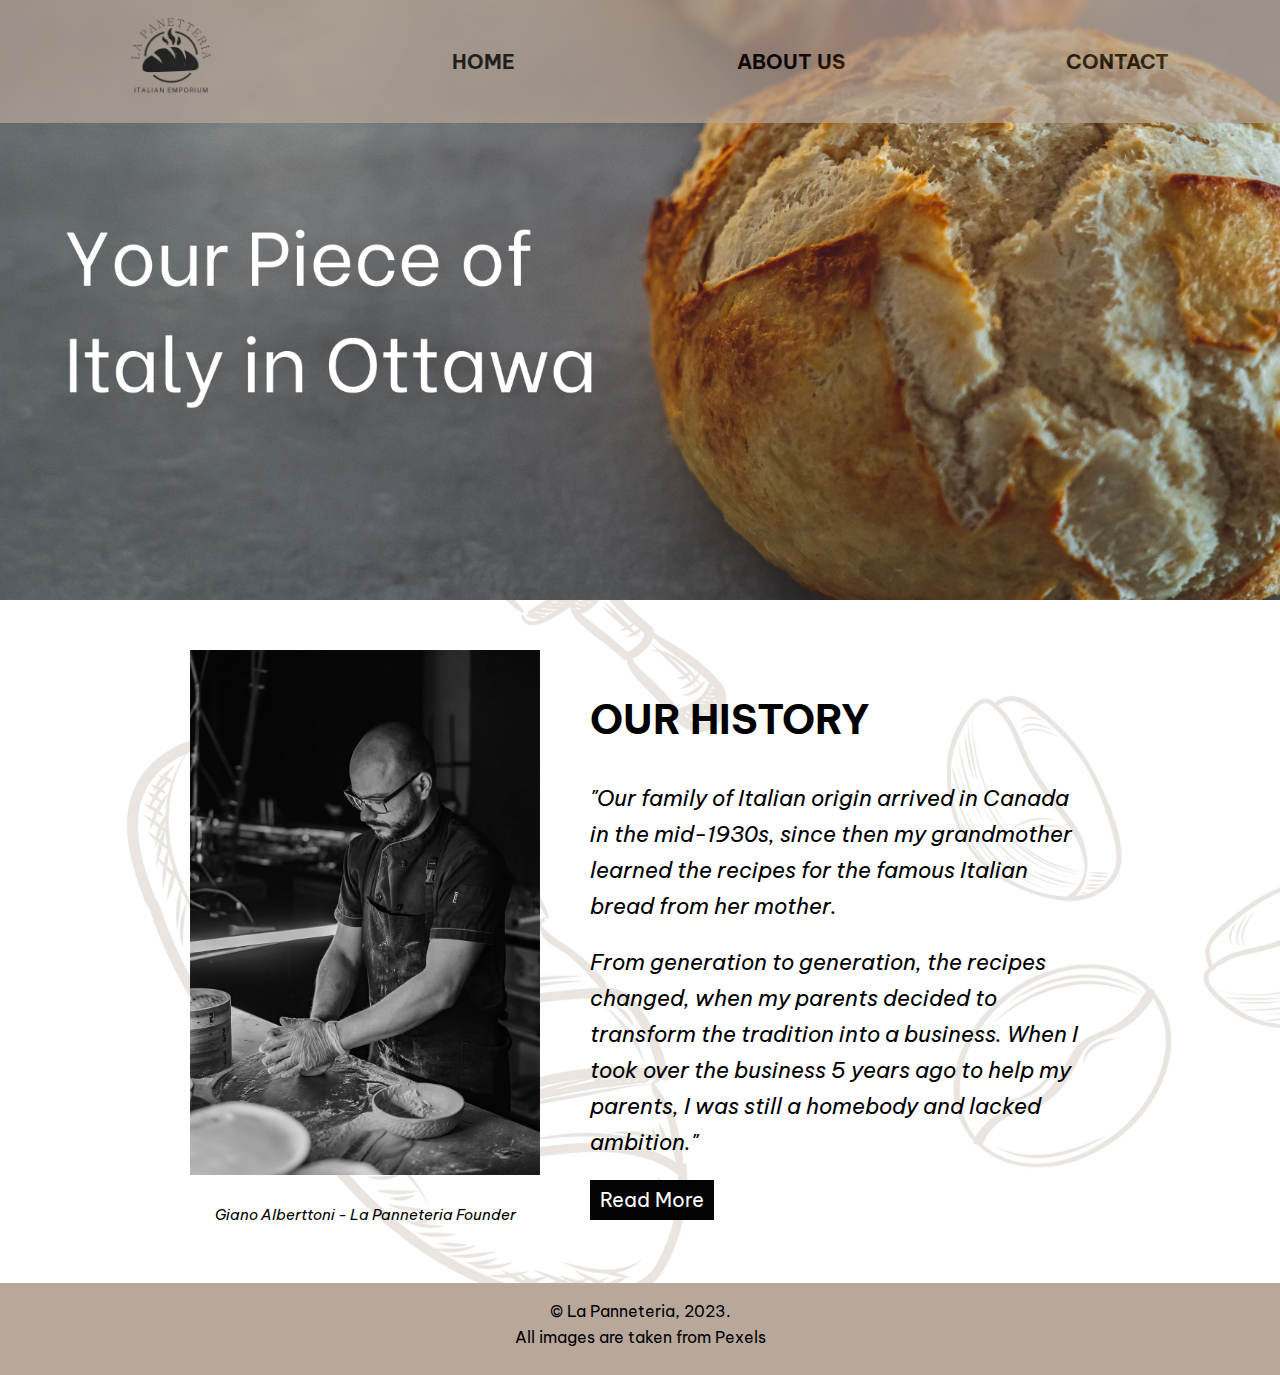
<file: index.html>
<!DOCTYPE html>
<html lang="en">

<head>
    <meta charset="UTF-8">
    <meta name="viewport" content="width=device-width, initial-scale=1.0">
    <link rel="stylesheet" href="css/main.css">
    <link rel="stylesheet" href="css/reset.css">    
   
    <title>La Panneteria</title>
    <link rel="preconnect" href="https://fonts.googleapis.com">
<link rel="preconnect" href="https://fonts.gstatic.com" crossorigin>
<link href="https://fonts.googleapis.com/css2?family=Be+Vietnam+Pro&display=swap" rel="stylesheet">
</head>

<body>
    <header class="container">
        <!-- Navigation section -->
        <nav class="main-nav">

            <ul class="nav-list">
                <li>
                    <div>
                        <a href="index.html"><img src="images/logo_brown.png" alt="La Panneteria" class="logo"></a>
                    </div>
                </li>
                <li><a href="index.html">Home</a></li>
                <li><a href="about-us.html">About Us</a></li>
                <li><a href="contact.html">Contact</a></li>
            </ul>
        </nav>

        <!-- Header section -->
        <div class="welcome width">
            <!-- back image inside container -->
            <div class="banner max-width"></div>
        </div>
    </header>

    <main class="content">
        <!-- About Us section -->
        <div class="home">
            <div class="founder">
                <picture class="picture-home">
                    <source srcset="images/pexels-mikhail-nilov-8093386960.jpg" media="(min-width: 960px)" />
              
                    <source srcset="images/pexels-mikhail-nilov-8093386720.jpg" media="(min-width: 720px)" />
              
                    <source srcset="images/pexels-mikhail-nilov-8093386320.jpg" media="(min-width: 320px)" />

                    <img src="images/pexels-mikhail-nilov-8093386.jpg" alt="Our history">
                </picture>
                <p>Giano Alberttoni - La Panneteria Founder</p>
            </div>

            <div class="story">
                <h2>Our History</h2>
                <p>
                    "Our family of Italian origin arrived in Canada in the mid-1930s, since then my grandmother learned the recipes for the famous Italian bread from her mother.
                </p>
                <p>
                    From generation to generation, the recipes changed, when my parents decided to transform the tradition into a business. When I took over the business 5 years ago to help my parents, I was still a homebody and lacked ambition." 
                </p>
                <a href="about-us.html" class="btn">Read More</a>
            </div>
        </div>
    </main>

    <!-- Footer section -->
    <footer class="copy">
        <p>&copy; La Panneteria, 2023.</p>
        <p>All images are taken from <a href="https://pexels.com/">Pexels</a></p>
    </footer>
</body>

</html>
</file>
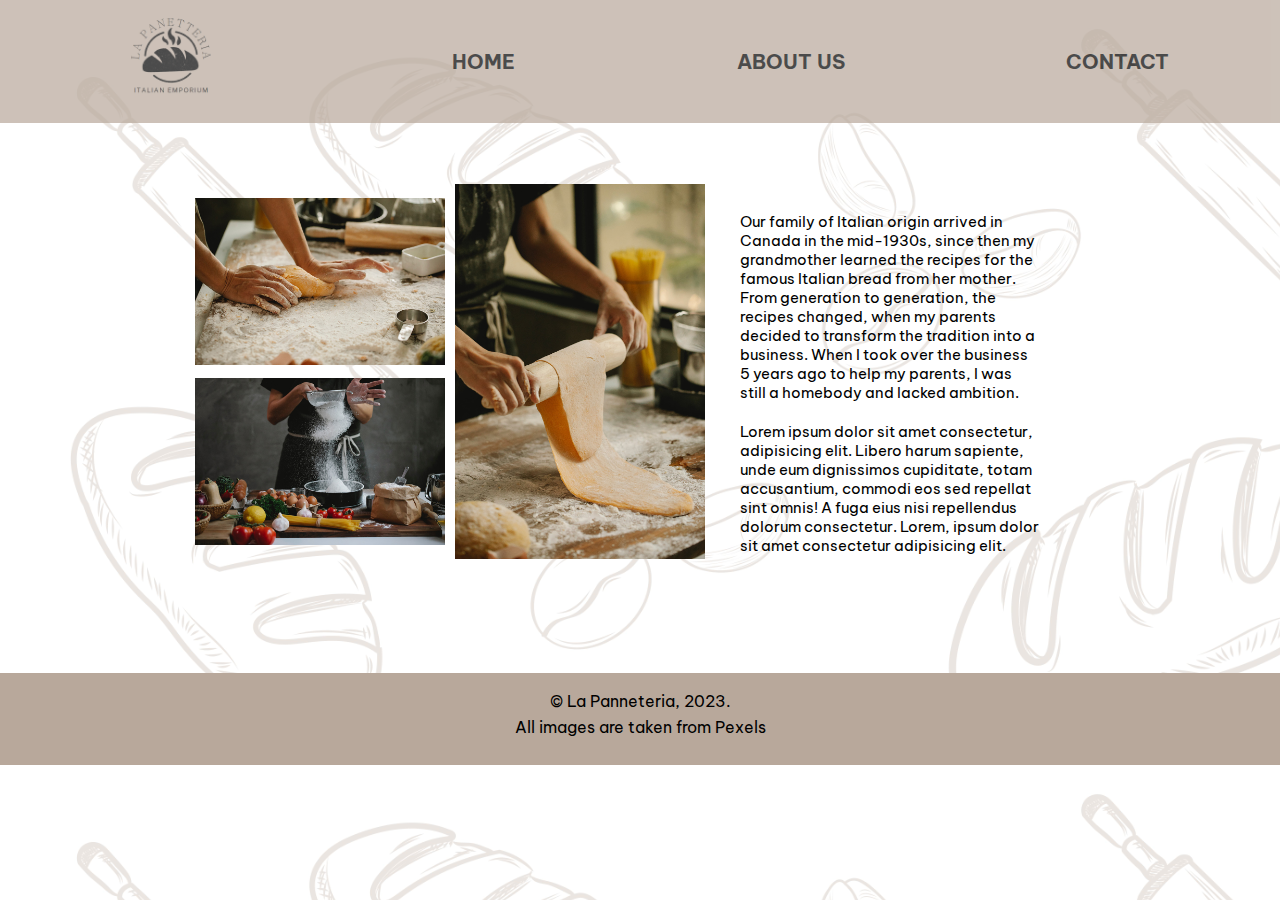
<file: about-us.html>
<!DOCTYPE html>
<html lang="en">

<head>
    <meta charset="UTF-8">
    <meta name="viewport" content="width=device-width, initial-scale=1.0">
    <link rel="stylesheet" href="css/main.css">
    <link rel="stylesheet" href="css/reset.css">
    <link rel="preconnect" href="https://fonts.googleapis.com">
    <link rel="preconnect" href="https://fonts.gstatic.com" crossorigin>
    <link href="https://fonts.googleapis.com/css2?family=Be+Vietnam+Pro:wght@300;400&display=swap" rel="stylesheet">
    <title>About Us</title>
</head>

<body>
    <!-- Navigation section -->
    <header class="container">
        <!-- Navigation section -->
        <nav class="about-nav">
            
            <ul class="nav-list">
                <li>
                    <div>
                        <a href="index.html"><img  src="images/logo_brown.png" alt="La Panneteria" class="logo"></a>
                    </div>
                </li>
                <li><a href="index.html" class="current">Home</a></li>
                <li><a href="about-us.html">About Us</a></li>
                <li><a href="contact.html">Contact</a></li>
            </ul>
        </nav>
    </header>

    <main class="about">
        <div>
            <picture class="picture-about">
                <source srcset="images/about-us1960.jpg" media="(min-width: 960px)" />
          
                <source srcset="images/about-us1720.jpg" media="(min-width: 720px)" />
          
                <source srcset="images/about-us1320.jpg" media="(min-width: 320px)" />

                <img src="images/about-us1.jpg" alt="Our story">
            </picture>
       
            <picture class="picture-about">
                <source srcset="images/about-us2960.jpg" media="(min-width: 960px)" />
          
                <source srcset="images/about-us2720.jpg" media="(min-width: 720px)" />
          
                <source srcset="images/about-us2320.jpg" media="(min-width: 320px)" />

                <img src="images/about-us2.jpg" alt="Our Story">
            </picture>
        </div> 
        <div>
            <picture class="picture-about">
                <source srcset="images/banner-aboutus960.jpg" media="(min-width: 960px)" />
          
                <source srcset="images/banner-aboutus720.jpg" media="(min-width: 720px)" />
          
                <source srcset="images/banner-aboutus320.jpg" media="(min-width: 320px)" />

                <img src="images/banner-aboutus.jpg" alt="Our story">
            </picture>
        </div>
        
        <div>
            <p>
                Our family of Italian origin arrived in Canada in the mid-1930s, since then my grandmother learned the recipes for the famous Italian bread from her mother. From generation to generation, the recipes changed, when my parents decided to transform the tradition into a business. When I took over the business 5 years ago to help my parents, I was still a homebody and lacked ambition.
            </p>
            <p>
                Lorem ipsum dolor sit amet consectetur, adipisicing elit. Libero harum sapiente, unde eum dignissimos cupiditate, totam accusantium, commodi eos sed repellat sint omnis! A fuga eius nisi repellendus dolorum consectetur. Lorem, ipsum dolor sit amet consectetur adipisicing elit. 
            </p>
        </div>
        
    </main>

    <!-- Footer section -->
    <footer class="copy">
        <p>&copy; La Panneteria, 2023.</p>
        <p>All images are taken from <a href="https://pexels.com/">Pexels</a></p>
    </footer>
</body>

</html>
</file>
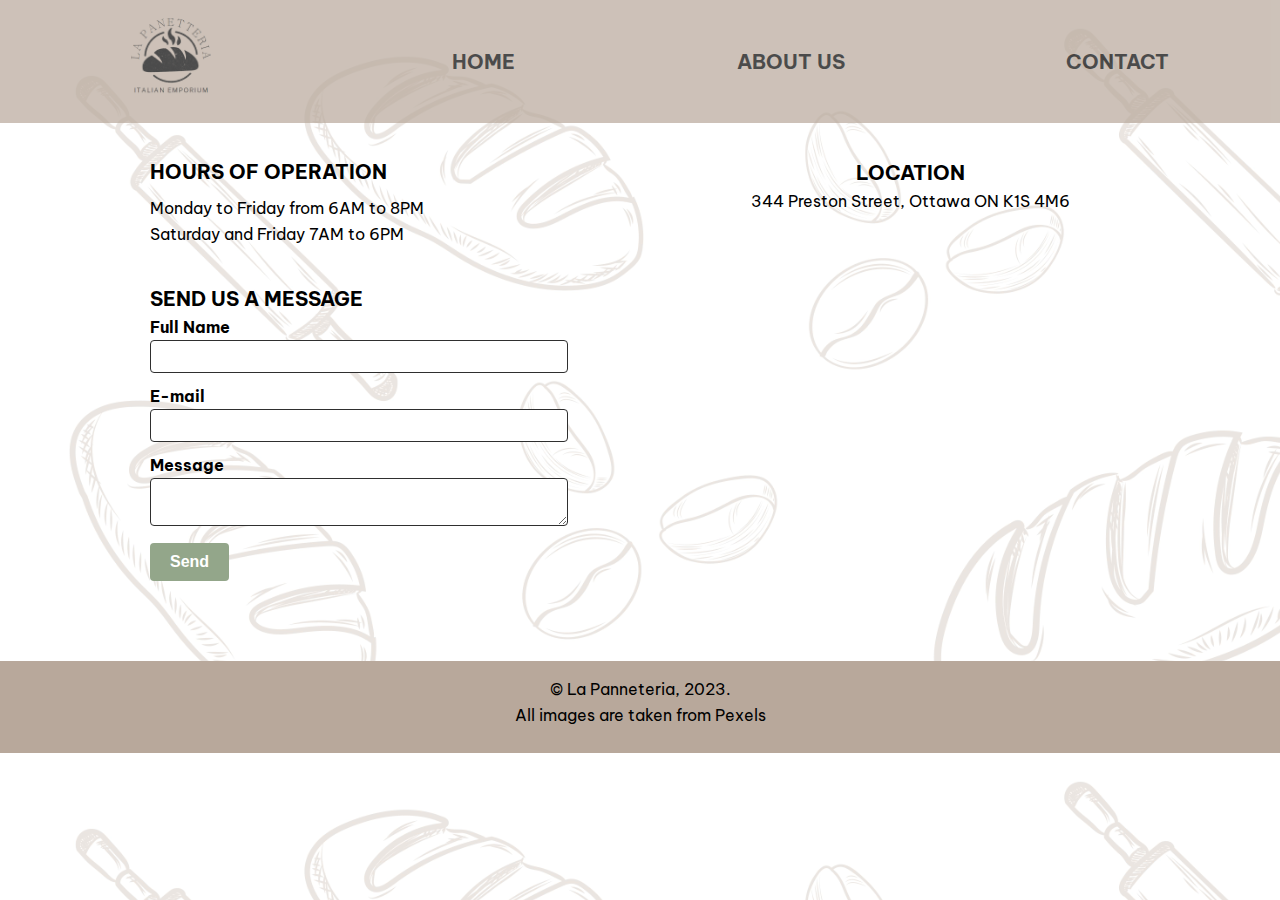
<file: contact.html>
<!DOCTYPE html>
 <html lang="en">

 <head>
     <meta charset="UTF-8">
     <meta name="viewport" content="width=device-width, initial-scale=1.0">
     <link rel="stylesheet" href="css/main.css">
     <link rel="stylesheet" href="css/reset.css">
     <link rel="preconnect" href="https://fonts.googleapis.com">
     <link rel="preconnect" href="https://fonts.gstatic.com" crossorigin>
     <link href="https://fonts.googleapis.com/css2?family=Be+Vietnam+Pro:wght@300;400&display=swap" rel="stylesheet">
     <title>Contact</title>
 </head>

 <body>
     <!-- Navigation section -->
     <header class="container">
         <!-- Navigation section -->
         <nav class="contact-nav">

             <ul class="nav-list">
                 <li>
                     <div>
                         <a href="index.html"><img src="images/logo_brown.png" alt="La Panneteria" class="logo"></a>
                     </div>
                 </li>
                 <li><a href="index.html" class="current">Home</a></li>
                 <li><a href="about-us.html">About Us</a></li>
                 <li><a href="contact.html">Contact</a></li>
             </ul>
         </nav>
     </header>

     <!-- Contact section -->
     <section class="contact" id="contact">
         <!-- Message -->
         <div class="send">
             <!-- Hours of Operation -->

             <div class="operation">
                 <h2>Hours of Operation</h2>
                 <p>Monday to Friday from 6AM to 8PM</p>
                 <p>Saturday and Friday 7AM to 6PM</p>
             </div>

             <form class="message" action="thanks.html" method="get">
                 <h2>Send us a message</h2>
                 <div>
                     <label for="fullname">Full Name</label>
                     <input type="text" id="fullname" name="Fullname">
                 </div>

                 <div>
                     <label for="email">E-mail</label>
                     <input type="text" id="email" name="E-mail">
                 </div>

                 <div>
                     <label for="message">Message</label>
                     <textarea name="message" id="message"></textarea>
                 </div>
                 <button type="submit">Send</button>
             </form>
         </div>

         <!-- Location -->
         <div class="map">
             <h2>Location</h2>
             <p>344 Preston Street, Ottawa ON K1S 4M6</p>
             <iframe
                 src="https://www.google.com/maps/embed?pb=!1m18!1m12!1m3!1d2801.3543983979466!2d-75.7107446!3d45.4021926!2m3!1f0!2f0!3f0!3m2!1i1024!2i768!4f13.1!3m3!1m2!1s0x4cce0434491d7791%3A0xb0c73d51329b717b!2s344%20Preston%20St%2C%20Ottawa%2C%20ON%20K1S%204M6!5e0!3m2!1spt-BR!2sca!4v1689133506434!5m2!1spt-BR!2sca"
                 width="600" height="450" style="border:0;" allowfullscreen="" loading="lazy"
                 referrerpolicy="no-referrer-when-downgrade">
             </iframe>
         </div>
     </section>

     <!-- Footer section -->
     <footer class="copy">
         <p>&copy; La Panneteria, 2023.</p>
         <p>All images are taken from <a href="https://pexels.com/">Pexels</a></p>
     </footer>
 </body>

 </html>
</file>
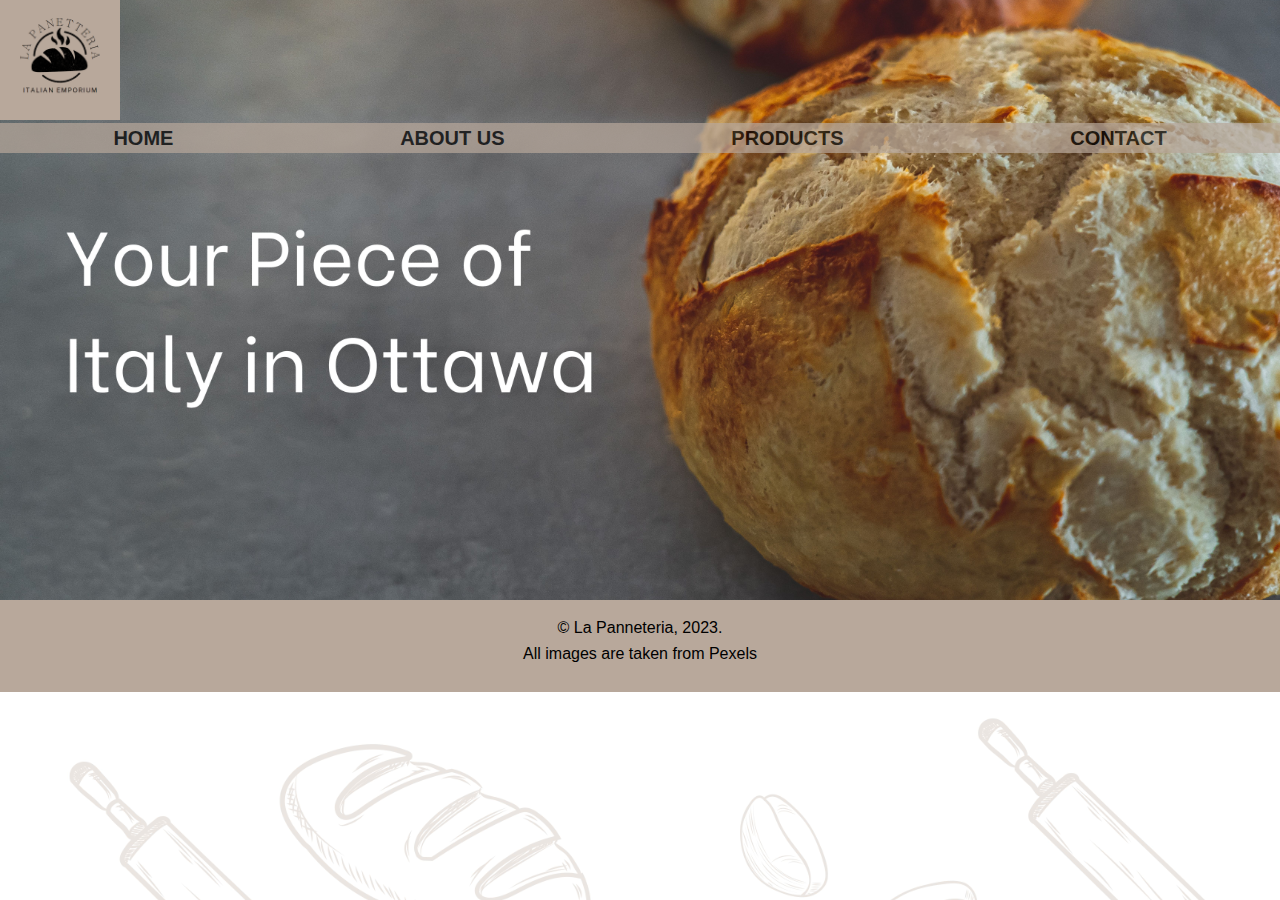
<file: products.html>
<!DOCTYPE html>
<html lang="en">

<head>
    <meta charset="UTF-8">
    <meta name="viewport" content="width=device-width, initial-scale=1.0">
    <link rel="stylesheet" href="css/main.css">
    <link rel="stylesheet" href="css/reset.css">
    <title>Products</title>
</head>

<body>
    <!-- Navigation section -->
    <nav class="main-nav">
        <img src="images/logo_brown.png" alt="La Panneteria" class="logo">
        <ul class="nav-list">
            <li><a href="index.html" class="current">Home</a></li>
            <li><a href="about-us.html">About Us</a></li>
            <li><a href="products.html">Products</a></li>
            <li><a href="contact.html">Contact</a></li>
        </ul>
    </nav>

    <!-- Footer section -->
    <footer class="copy">
        <p>&copy; La Panneteria, 2023.</p>
        <p>All images are taken from <a href="https://pexels.com/">Pexels</a></p>
    </footer>
</body>

</html>
</file>
<file: css/main.css>
/*******************
****** MOBILE ******/
@media screen and (max-width: 600px) {
  body {
    background-image: url(../images/background.jpg);
    width: 100%;
    background-size: cover;
  }

  body h2,
  p {
    font-family: 'Be Vietnam Pro', sans-serif;
  }

  /* Banner Styling */
  main {
    margin: 0 auto;
    padding: 0;
  }

  .banner h1 {
    font-size: 85px;
    margin-bottom: 10px;
  }

  .container {
    max-width: 600px;
    margin: 0 auto;
    padding: 0;
  }


  /* Navigation Styling */
  .main-nav {
    background-color: #B8A89B;
    margin: 0 auto;
    padding: 0;
    font-family: 'Be Vietnam Pro', sans-serif;
  }

  header .banner {
    background-image: url(../images/Your\ Piece\ of\ Italy\ in\ Ottawa.jpg);
    background-size: cover;
    background-position: center;
    padding-top: 00px;
    height: 200px;
  }

  .nav-about .nav-contact {
    background-color: #B8A89B;
    padding: 0;
    background-image: url(../images/banner-aboutus.jpg);
    background-size: cover;
    background-position: center;
    height: 600px;
  }

  .contact-nav .about-nav {
    background-color: #B8A89B;
    padding: 0;
  }

  .nav-list {
    list-style-type: none;
    background-color: #B8A89B;
    margin: 0;
    padding: 0;
    display: flex;
    align-items: center;
    align-content: center;
    justify-content: space-around;
    font-family: 'Be Vietnam Pro', sans-serif;
  }

  .nav-list li {
    display: inline-flex;
  }

  .nav-list a {
    color: #000000;
    font-size: 15px;
    padding: 5px;
    text-transform: uppercase;
    font-weight: bold;
    transition: transform 1s;
    text-decoration: none;
    opacity: 1;
  }

  .nav-list a:hover {
    transform: translateY(10px);
  }

  .nav-list a:hover {
    text-decoration: none;
  }

  .logo {
    width: 120px;
    height: 120px;
  }

  main p {
    line-height: 22px;
    font-size: 18px;
    padding: 1em 2em 0em 2em;
    font-style: italic;
    text-align: center;
  }

  main h2 {
    font-size: 20px;
    padding-top: 20px;
    text-align: center;
    text-transform: uppercase;
    font-weight: bold;
  }

  .home .btn {
    display: inline-block;
    padding: 10px 5px;
    background-color: rgb(4, 4, 4);
    color: #fff;
    margin: 20px;
    text-decoration: none;
    font-size: 20px;
    transition: transform 1s;
    font-family: 'Be Vietnam Pro', sans-serif;
    display: flex;
    justify-content: center;
    align-items: center;
  }

  .home .btn:hover {
    opacity: .8;
    transform: translateY(10px);
  }

  main img {
    width: 200px;
    padding-top: 10px;
    margin: 0 auto;
    display: flex;
    justify-content: center;
    align-items: center;
  }

  /* About Us */
  .about img {
    width: 320px;
    padding: 0;
    margin: 0 auto;
    display: flex;
    justify-content: center;
    align-items: center;
  }

  .about p {
    padding: 0;
    margin: 0 auto;
    display: flex;
    justify-content: center;
    align-items: center;
  }

  .about p {
    line-height: normal;
    font-style: normal;
    font-family: 'Be Vietnam Pro', sans-serif;
  } 

  /* Contact  */
  section h2 {
    font-weight: bold;
    font-size: 20px;
    text-transform: uppercase;
    padding-bottom: 10px;
  }

  .operation {
    padding: 1em 4em 2em 0em;
    line-height: 26px;
  }

  .contact {
    margin: 0 auto;
    padding: 20px;
    font-family: 'Be Vietnam Pro', sans-serif;
  }

  .message {
    max-width: 400px;
    margin-right: 20px;
    padding-top: 10px;
  }

  .message h3 {
    margin-bottom: 10px;
  }

  .message div {
    margin-bottom: 15px;
  }

  .message label {
    display: block;
    margin-bottom: 5px;
    font-weight: bold;
  }

  .message input[type="text"],
  .message textarea {
    width: 100%;
    padding: 8px;
    border: 1px solid #2f2f2f;
    border-radius: 4px;
    resize: vertical;
  }

  .message button[type="submit"] {
    background-color: #93A68A;
    color: #ffffff;
    border: none;
    border-radius: 4px;
    font-weight: bold;
    padding: 10px 20px;
    font-size: 16px;
  }

  .message button[type="submit"]:hover {
    background-color: #000000;
  }

  /* Location Styling */
  .map {
    margin-top: 20px;
    text-align: center;
  }

  .map h2 {
    font-weight: bold;
  }

  .map iframe {
    max-width: 300px;
    height: 350px;
    padding: 15px;
  }

  /* Footer */
  footer p {
    font-family: 'Be Vietnam Pro', sans-serif;
  }

  .copy {
    text-align: center;
    background-color: #B8A89B;
    padding: 20px;
    margin-top: 10px;
  }

  .copy p {
    margin-bottom: 10px;
  }

  .copy a {
    color: #000000;
    text-decoration: none;
  }

  .copy a:hover {
    text-decoration: underline;
  }
}

@media only screen and (max-width: 900px) {
  body {
    background-image: url(../images/background.jpg);
    width: 100%;
    background-size: cover;
  }

  body h2, p {
    font-family: 'Be Vietnam Pro', sans-serif;
  }

  /* Banner Styling */
  main {
    margin: 0 auto;
    padding: 0;
  }

  .banner h1 {
    font-size: 85px;
    margin-bottom: 10px;
  }

  .container {
    max-width: 900px;
    margin: 0 auto;
    padding: 0;
  }


  /* Navigation Styling */
  .main-nav {
    background-color: #B8A89B;
    margin: 0 auto;
    padding: 0;
    font-family: 'Be Vietnam Pro', sans-serif;
  }

  header .banner {
    background-image: url(../images/Your\ Piece\ of\ Italy\ in\ Ottawa.jpg);
    background-size: cover;
    background-position: center;
    padding-top: 00px;
    height: 200px;
  }

  .nav-about .nav-contact {
    background-color: #B8A89B;
    padding: 0;
    background-image: url(../images/banner-aboutus.jpg);
    background-size: cover;
    background-position: center;
    height: 600px;
  }

  .contact-nav .about-nav {
    background-color: #B8A89B;
    padding: 0;
  }

  .nav-list {
    list-style-type: none;
    background-color: #B8A89B;
    margin: 0;
    padding: 0;
    display: flex;
    align-items: center;
    align-content: center;
    justify-content: space-around;
    font-family: 'Be Vietnam Pro', sans-serif;
  }

  .nav-list li {
    display: inline-flex;
  }

  .nav-list a {
    color: #000000;
    font-size: 15px;
    padding: 5px;
    text-transform: uppercase;
    font-weight: bold;
    transition: transform 1s;
    text-decoration: none;
    opacity: 1;
  }

  .nav-list a:hover {
    transform: translateY(10px);
  }

  .nav-list a:hover {
    text-decoration: none;
  }

  .logo {
    width: 120px;
    height: 120px;
  }

  main p {
    line-height: 22px;
    font-size: 18px;
    padding: 1em 2em 0em 2em;
    font-style: italic;
    text-align: center;
  }

  main h2 {
    font-size: 20px;
    padding-top: 20px;
    text-align: center;
    text-transform: uppercase;
    font-weight: bold;
  }

  .home .btn {
    display: inline-block;
    padding: 10px 5px;
    background-color: rgb(4, 4, 4);
    color: #fff;
    margin: 20px;
    text-decoration: none;
    font-size: 20px;
    transition: transform 1s;
    font-family: 'Be Vietnam Pro', sans-serif;
    display: flex;
    justify-content: center;
    align-items: center;
  }

  .home .btn:hover {
    opacity: .8;
    transform: translateY(10px);
  }

  main img {
    width: 200px;
    padding-top: 10px;
    margin: 0 auto;
    display: flex;
    justify-content: center;
    align-items: center;
  }

  /* About Us */
  .about img {
    width: 320px;
    padding: 0;
    margin: 0 auto;
    display: flex;
    justify-content: center;
    align-items: center;
  }

  .about p {
    padding: 0;
    margin: 0 auto;
    display: flex;
    justify-content: center;
    align-items: center;
  }

  .about p {
    line-height: normal;
    font-style: normal;
    font-family: 'Be Vietnam Pro', sans-serif;
  } 

  /* Contact  */
  section h2 {
    font-weight: bold;
    font-size: 20px;
    text-transform: uppercase;
    padding-bottom: 10px;
  }

  .send {
    display: flex;
    flex-wrap: wrap;
    flex-direction:column;
    justify-content: center;
    align-items: center;
    padding: 2em 0em 2em 0em;
  }

  .operation {
    line-height: 26px;
    padding: 2em 0em 2em 0em;
    text-align: center;
  }

  .contact {
    margin: 0 auto;
    padding: 20px;
    font-family: 'Be Vietnam Pro', sans-serif;
  }

  .message {
    max-width: 600px;
    padding-top: 10px;
  }

  .message h3 {
    margin-bottom: 10px;
  }

  .message div {
    margin-bottom: 15px;
  }

  .message label {
    display: block;
    margin-bottom: 5px;
    font-weight: bold;
  }

  .message input[type="text"],
  .message textarea {
    width: 100%;
    padding: 8px;
    border: 1px solid #2f2f2f;
    border-radius: 4px;
    resize: vertical;
  }

  .message button[type="submit"] {
    background-color: #93A68A;
    color: #ffffff;
    border: none;
    border-radius: 4px;
    font-weight: bold;
    padding: 10px 20px;
    font-size: 16px;
  }

  .message button[type="submit"]:hover {
    background-color: #000000;
  }

  /* Location Styling */
  .map {
    margin-top: 20px;
    text-align: center;
  }

  .map h2 {
    font-weight: bold;
  }

  .map iframe {
    max-width: 500px;
    height: 350px;
    padding: 15px;
  }

  /* Footer */
  footer p {
    font-family: 'Be Vietnam Pro', sans-serif;
  }

  .copy {
    text-align: center;
    background-color: #B8A89B;
    padding: 20px;
    margin-top: 10px;
  }

  .copy p {
    margin-bottom: 10px;
  }

  .copy a {
    color: #000000;
    text-decoration: none;
  }

  .copy a:hover {
    text-decoration: underline;
  }
}



/*******************
****** DESKTOP ******/
@media screen and (min-width: 900px) {
  body {
    background-image: url(../images/background.jpg);
    width: 100%;
    background-size: cover;
  }

  body h2, p {
    font-family: 'Be Vietnam Pro', sans-serif;
  }

  /* Banner Styling */
  main {
    margin: 0 auto;
    padding: 50px;
  }

  .banner h1 {
    font-size: 85px;
    margin-bottom: 10px;
  }


  /* Additional Styles */
  .container {
    margin: 0 auto;
  }

  /* Navigation Styling */
  .main-nav {
    background-color: #B8A89B;
    margin: 0 auto;
    padding: 0;
    background-image: url(../images/Your\ Piece\ of\ Italy\ in\ Ottawa.jpg);
    background-size: cover;
    background-position: center;
    height: 600px;
    font-family: 'Be Vietnam Pro', sans-serif;
  }

  .nav-about .nav-contact {
    background-color: #B8A89B;
    padding: 0;
    background-image: url(../images/banner-aboutus.jpgs);
    background-size: cover;
    background-position: center;
    height: 600px;
  }

  .contact-nav .about-nav {
    background-color: #B8A89B;
    padding: 0;
    opacity: 1;
  }

  .nav-list {
    list-style-type: none;
    background-color: #B8A89B;
    opacity: 0.7;
    margin: 0;
    padding: 0;
    display: flex;
    align-items: center;
    align-content: center;
    justify-content: space-around;
    font-family: 'Be Vietnam Pro', sans-serif;
  }

  .nav-list li {
    display: inline-flex;
  }

  .nav-list a {
    color: #000000;
    font-size: 20px;
    padding: 5px;
    text-transform: uppercase;
    font-weight: bold;
    transition: transform 1s;
    text-decoration: none;
    opacity: 1;

  }

  .nav-list a:hover {
    transform: translateY(10px);
  }

  .nav-list a:hover {
    text-decoration: none;
  }

  .logo {
    width: 120px;
    height: 120px;
  }

  /* Additional Styles */
  .header {
    margin: 0 auto;
  }

  /* Our Story */
  .home {
    max-width: 900px;
    margin: 0 auto;
    display: flex;
  }

  .founder {
    flex: 1;
    font-family: 'Be Vietnam Pro', sans-serif;
  }

  .founder p {
    font-size: 15px;
    text-align: center;
  }

  .story {
    padding-left: 50px;
    padding-top: 50px;
    font-family: 'Be Vietnam Pro', sans-serif;
  }

  main p {
    line-height: 36px;
    font-size: 22px;
    padding-top: 20px;
    font-style: italic;
  }

  main h2 {
    font-size: 40px;
    padding-bottom: 20px;
    text-transform: uppercase;
    font-weight: bold;
  }

  .home .btn {
    display: inline-block;
    padding: 10px 10px;
    background-color: rgb(4, 4, 4);
    color: #fff;
    margin-top: 20px;
    text-decoration: none;
    font-size: 20px;
    transition: transform 1s;
    font-family: 'Be Vietnam Pro', sans-serif;
  }

  .home .btn:hover {
    opacity: .8;
    transform: translateY(10px);
  }

  main img {
    width: 350px;
  }

  /* About Us */
  .about {
    max-width: 900px;
    margin: 0 auto;
    display: grid;
    grid-template-columns: 250px 280px 300px;
    gap: 10px;
    height: 500px;
    padding-top: 0;
    align-items: center;
  }

  .about p {
    font-size: 15px;
    font-style: inherit;
    line-height: 20px;
  }

  .about p {
    line-height: normal;
    font-family: 'Be Vietnam Pro', sans-serif;
  }

  .about img {
    width: 250px;
    height: auto;
    padding: 5px;
  }

  /* Contact Styling */
  section h2 {
    font-weight: bold;
    font-size: 20px;
    text-transform: uppercase;
    padding-bottom: 10px;
  }

  .operation {
    padding: 1em 4em 2em 0em;
    line-height: 26px;
  }

  .send {
    padding-left: 50px;
  }

  .contact {
    max-width: 1080px;
    margin: 0 auto;
    display: grid;
    grid-template-columns: 1fr 1fr;
    padding: 20px;
    font-family: 'Be Vietnam Pro', sans-serif;
  }

  .message {
    max-width: 400px;
    margin-right: 20px;
    padding-top: 10px;
  }

  .message h3 {
    margin-bottom: 10px;
  }

  .message div {
    margin-bottom: 15px;
  }

  .message label {
    display: block;
    margin-bottom: 5px;
    font-weight: bold;
  }

  .message input[type="text"],
  .message textarea {
    width: 100%;
    padding: 8px;
    border: 1px solid #2f2f2f;
    border-radius: 4px;
    resize: vertical;
  }

  .message button[type="submit"] {
    background-color: #93A68A;
    color: #ffffff;
    border: none;
    border-radius: 4px;
    font-weight: bold;
    padding: 10px 20px;
    font-size: 16px;
  }

  .message button[type="submit"]:hover {
    background-color: #000000;
  }

  /* Location Styling */
  .map {
    margin-top: 20px;
    text-align: center;
  }

  .map h2 {
   font-weight:bold;
  }

  .map iframe {
    max-width: 500px;
    height: 400px;
    padding: 15px;
  }

  /* Footer */
  footer p {
    font-family: 'Be Vietnam Pro', sans-serif;
  }

  .copy {
    text-align: center;
    background-color: #B8A89B;
    padding: 20px;
  }

  .copy p {
    margin-bottom: 10px;
  }

  .copy a {
    color: #000000;
    text-decoration: none;
  }

  .copy a:hover {
    text-decoration: underline;
  }
}
</file>
